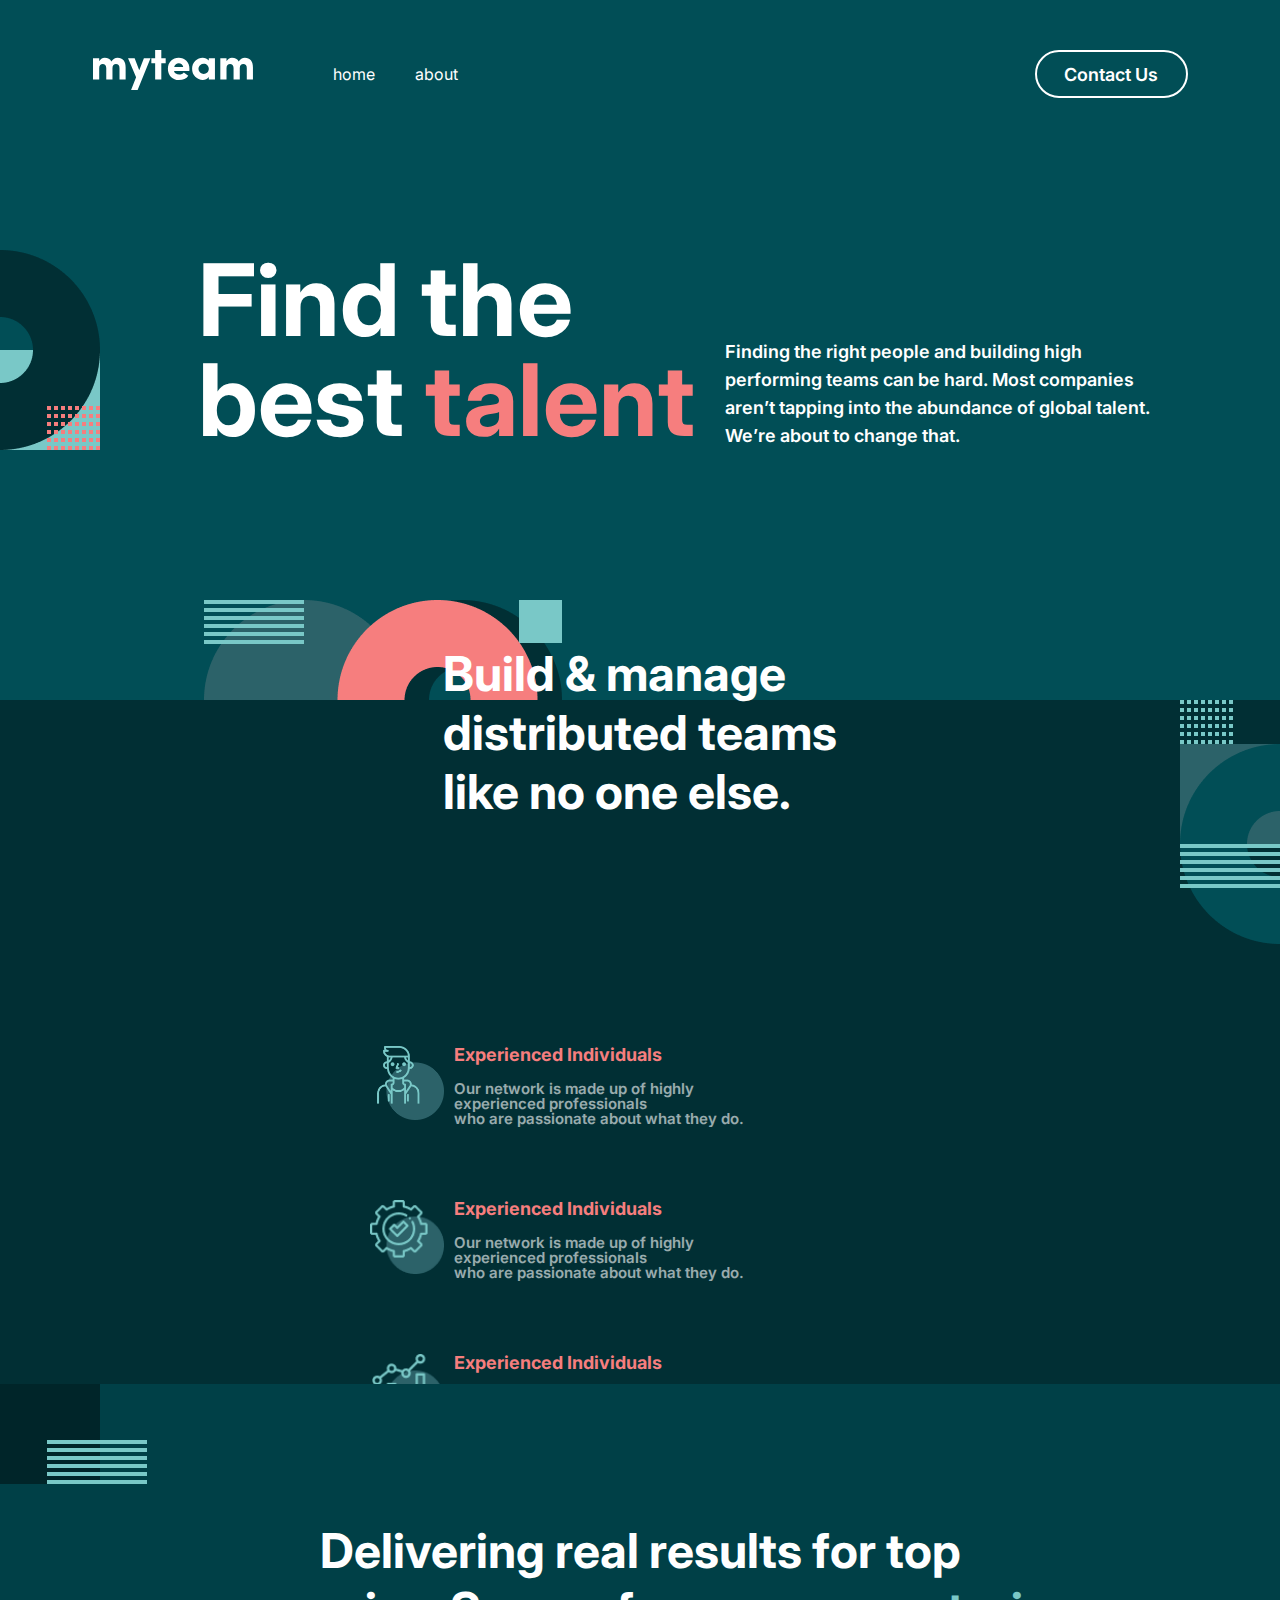
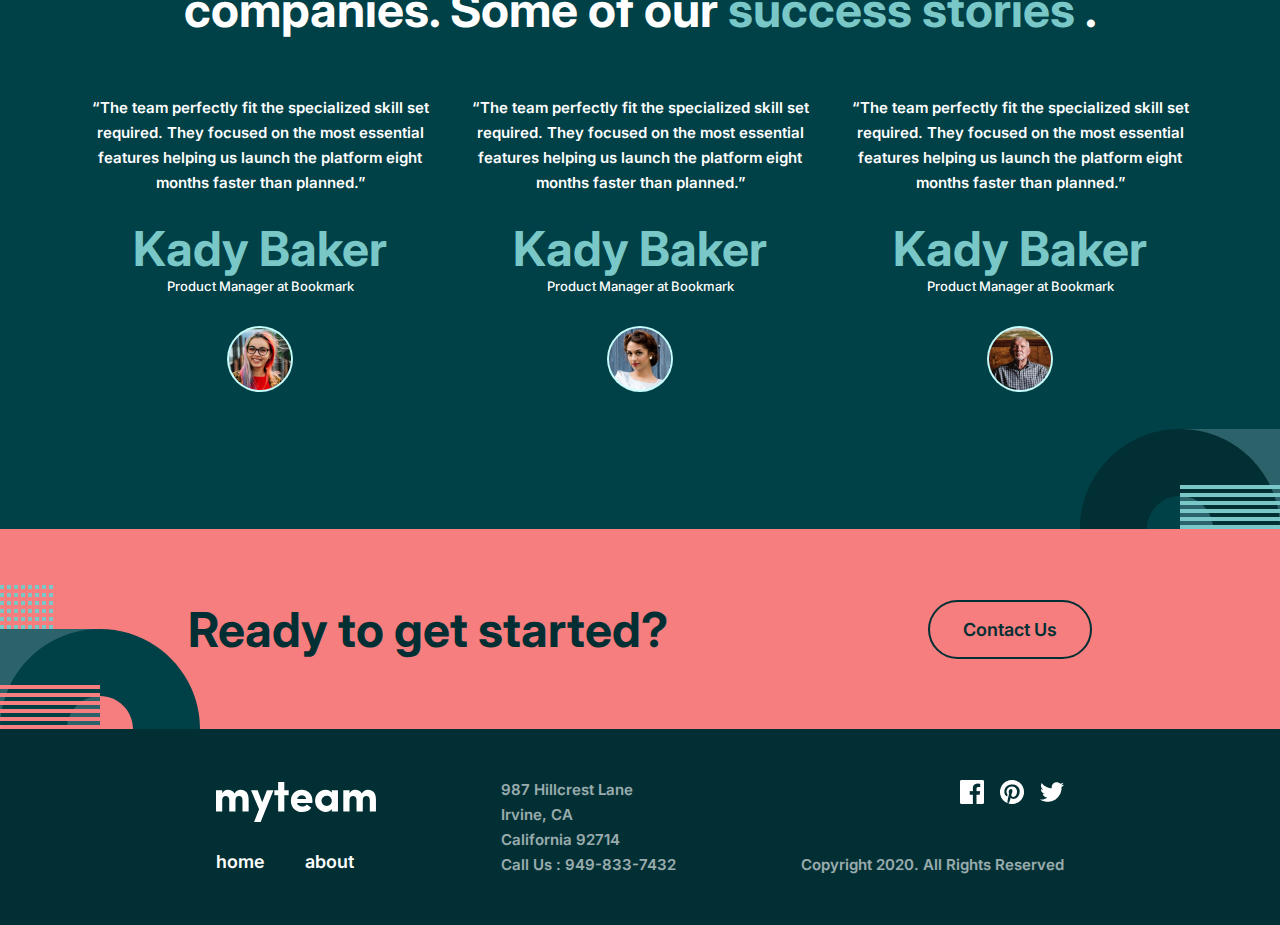
<file: index.html>
<!DOCTYPE html>
<html lang="en">
  <head>
    <meta charset="UTF-8" />
    <meta name="viewport" content="width=device-width, initial-scale=1.0" />
    <title>Home</title>
    <link rel="stylesheet" href="./css/style.min.css" />
  </head>
  <body>
    <header>
      <nav>
        <div class="container">
          <div class="header-position">
            <div class="brand-logo">
              <img src="./images/header-logo.svg" alt="?" />
              <img class="menu" src="./images/menu.svg" alt="?" />
            </div>
            <div class="nav-links">
              <ul class="nav-ul">
                <li>
                  <a href="#">home</a>
                </li>
                <li><a href="./pages/about.html">about</a></li>
              </ul>
              <div class="nav-btn">
                <button class="btn">
                  <a href="./pages/contact.html">Contact Us</a>
                </button>
              </div>
            </div>
          </div>
        </div>
      </nav>
    </header>
    <main>
      <section class="page1">
        <img class="position1" src="./images/position.img1.png" alt="?" />
        <img class="position2" src="./images/position-img2.png" alt="?" />

        <div class="container">
          <div class="page1-info">
            <h1>
              Find the <br />
              best <span>talent</span>
            </h1>

            <p>
              Finding the right people and building high performing teams can be
              hard. Most companies aren’t tapping into the abundance of global
              talent. We’re about to change that.
            </p>
          </div>
        </div>
      </section>
      <section class="page2">
        <div class="container">
          <div class="page2-position">
            <h2>
              Build & manage <br />
              distributed teams <br />
              like no one else.
            </h2>
            <div class="page2-cards">
              <div class="card">
                <div class="card-img">
                  <img src="./images/page2-icon1.png" alt="?" />
                </div>

                <div class="card-info">
                  <h3>Experienced Individuals</h3>
                  <p>
                    Our network is made up of highly experienced professionals
                    <br />
                    who are passionate about what they do.
                  </p>
                </div>
              </div>

              <div class="card">
                <div class="card-img">
                  <img src="./images/page2-icon2.png" alt="?" />
                </div>

                <div class="card-info">
                  <h3>Experienced Individuals</h3>
                  <p>
                    Our network is made up of highly experienced professionals
                    <br />
                    who are passionate about what they do.
                  </p>
                </div>
              </div>

              <div class="card">
                <div class="card-img">
                  <img src="./images/page2-icon3.png" alt="?" />
                </div>

                <div class="card-info">
                  <h3>Experienced Individuals</h3>
                  <p>
                    Our network is made up of highly experienced professionals
                    <br />
                    who are passionate about what they do.
                  </p>
                </div>
              </div>
            </div>
          </div>
          <img class="position3" src="./images/position-img3.png" alt="?" />
        </div>
      </section>

      <section class="page3">
        <div class="container">
          <img class="position4" src="./images/position-img4.png" alt="">
          <div class="page3-position">
            <h2>
              Delivering real results for top <br />
              companies. Some of our <span>success stories</span> .
            </h2>

            <div class="page3-cards">
              <div class="page3-card">
                <p>
                  “The team perfectly fit the specialized skill set required.
                  They focused on the most essential features helping us launch
                  the platform eight months faster than planned.”
                </p>
                <h2>Kady Baker</h2>
                <h3>Product Manager at Bookmark</h3>
                <img src="./images/page3-img1.jpg" alt="?" />
              </div>

              <div class="page3-card">
                <p>
                  “The team perfectly fit the specialized skill set required.
                  They focused on the most essential features helping us launch
                  the platform eight months faster than planned.”
                </p>
                <h2>Kady Baker</h2>
                <h3>Product Manager at Bookmark</h3>
                <img src="./images/page3-img2.jpg" alt="?" />
              </div>

              <div class="page3-card">
                <p>
                  “The team perfectly fit the specialized skill set required.
                  They focused on the most essential features helping us launch
                  the platform eight months faster than planned.”
                </p>
                <h2>Kady Baker</h2>
                <h3>Product Manager at Bookmark</h3>
                <img src="./images/page3-img3.jpg" alt="?" />
              </div>
            </div>
          </div>
        </div>
        <img class="position5" src="./images/position-img5.png" alt="?">
      </section>

      <section class="page4">
        <img class="position6" src="./images/position-img6.svg" alt="?">
        <div class="container">
          <div class="page4-position">
            <h2>Ready to get started?</h2>
            <button>Contact Us</button>
          </div>
        </div>
      </section>
    </main>

    <footer>
      <div class="container2">
        <div class="white">
          <img src="./images/header-logo.svg" alt="?" />
          <ul>
            <li>
              <a href="#">home</a>
            </li>
            <li><a href="#">about</a></li>
          </ul>
        </div>
        <div class="paragraphs">
          <p>
            987 Hillcrest Lane <br />
            Irvine, CA <br />
            California 92714 <br />
            Call Us : 949-833-7432
          </p>
        </div>
        <div class="icons">
          <img src="./images/footer-icon.png" alt="?" />
          <p>Copyright 2020. All Rights Reserved</p>
        </div>
      </div>
    </footer>

   
  </body>
</html>
</file>
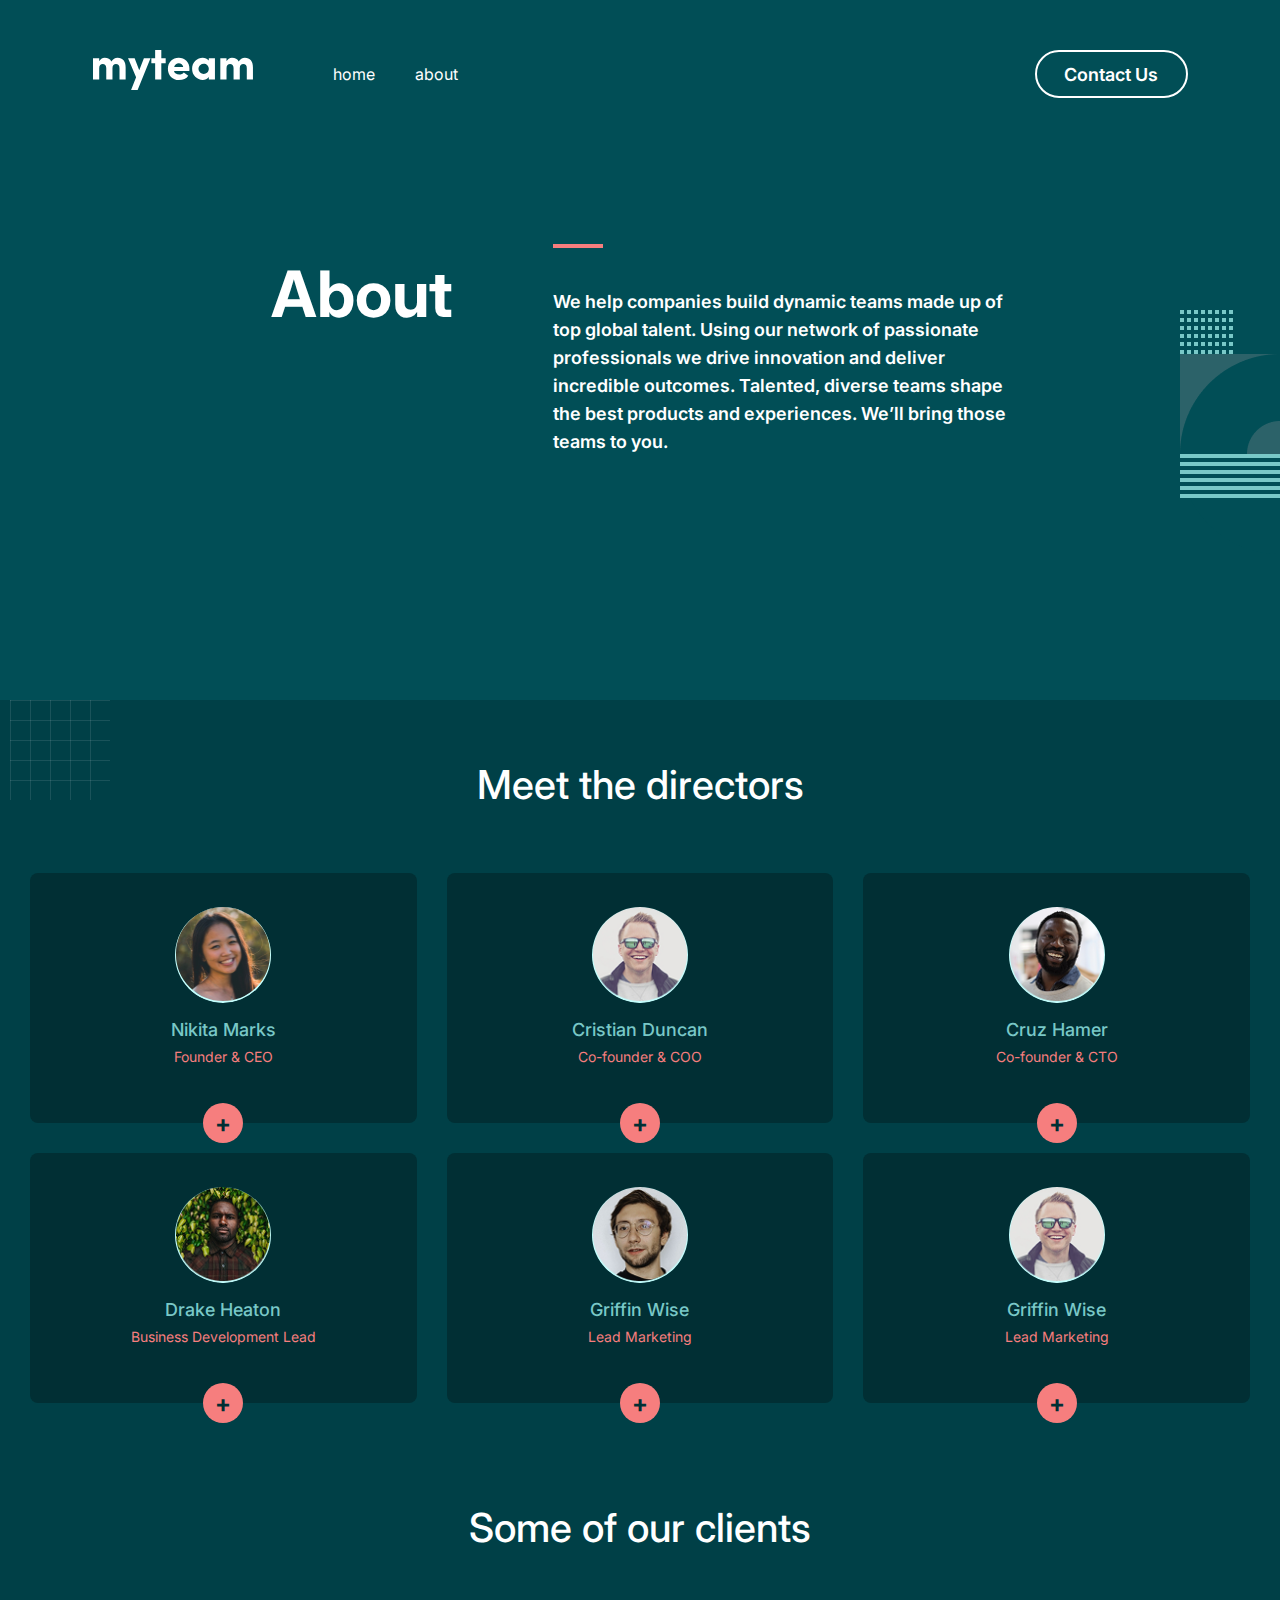
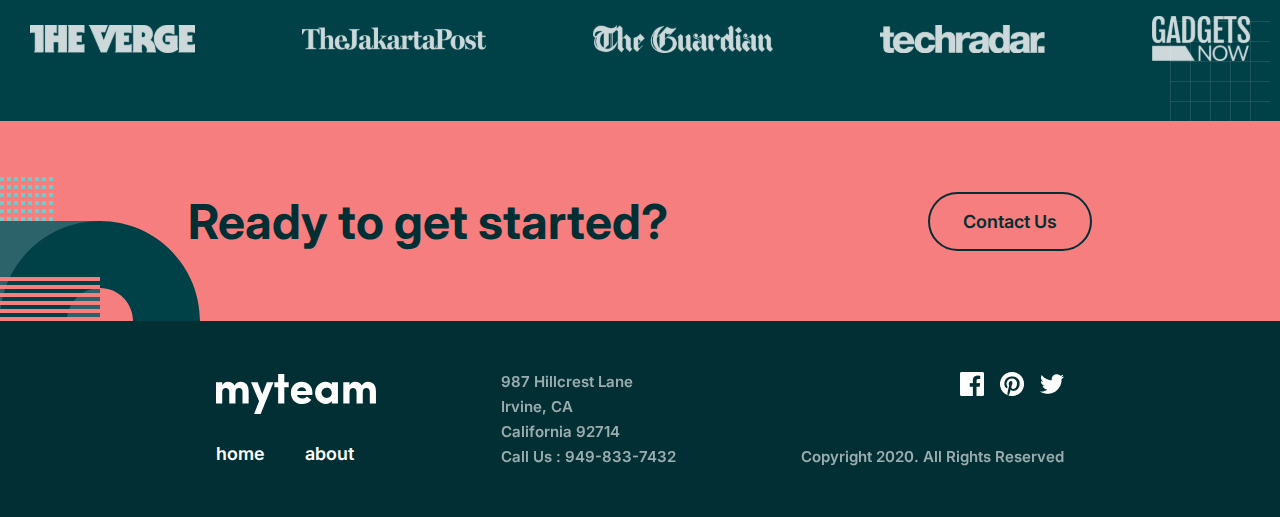
<file: pages/about.html>
<!DOCTYPE html>
<html lang="en">
<head>
    <meta charset="UTF-8">
    <meta name="viewport" content="width=device-width, initial-scale=1.0">
    <title>About</title>
    <link rel="stylesheet" href="../css/style.min.css" />
   <link rel="stylesheet" href="../css/about.min.css">

</head>
<body>


        <header>
            <nav>
                <div class="header-position">
                    <div class="brand-logo">
                        <img src="../images/header-logo.svg" alt="?" />
                        <img class="menu" src="../images/menu.svg" alt="?" />
                    </div>
                    <div class="nav-links">
                        <ul class="nav-ul">
                            <li>
                                <a href="../index.html">home</a>
                            </li>
                            <li><a href="../pages/about.html">about</a></li>
                        </ul>
                        <div class="nav-btn">
                            <button style="text-decoration: none; color: white;" class="btn"><a href="./contact.html">Contact Us</a></button>
                        </div>
                    </div>
                </div>
            </nav>
        </header>


<main>
    
    <div class="relation">
        <img src="../images/position-img3.png" alt="">
    </div>
<section class="page1">
    <div class="page1-info information">
        <h1>
            About
        </h1>
        <div class="divs">
            <div>          </div>
    <p>
        We help companies build dynamic teams made up of top global talent. Using our network of passionate
        professionals we
        drive innovation and deliver incredible outcomes. Talented, diverse teams shape the best products and
        experiences. We’ll
        bring those teams to you.
    </p>
        </div>
       
    </div>
</section>


<div class="page-container container">
    <section class="directors-section">
        <h2 class="section-title">Meet the directors</h2>

        <div class="directors-grid">
            <div class="director-card">
                <img src="../images/about/u1.svg" alt="Nikita Marks" class="director-img">
                <h3 class="director-name">Nikita Marks</h3>
                <p class="director-position">Founder & CEO</p>
                <button class="plus-btn pink">+</button>
            </div>

            <div class="director-card">
                <img src="../images/about/u2.png" alt="Cristian Duncan" class="director-img">
                <h3 class="director-name">Cristian Duncan</h3>
                <p class="director-position">Co-founder & COO</p>
                <button class="plus-btn pink">+</button>
            </div>

            <div class="director-card">
                <img src="../images/about/u3.png" alt="Cruz Hamer" class="director-img">
                <h3 class="director-name">Cruz Hamer</h3>
                <p class="director-position">Co-founder & CTO</p>
                <button class="plus-btn teal">+</button>
            </div>

            <div class="director-card">
                <img src="../images/about/u4.png" alt="Drake Heaton" class="director-img">
                <h3 class="director-name">Drake Heaton</h3>
                <p class="director-position">Business Development Lead</p>
                <button class="plus-btn pink">+</button>
            </div>

            <div class="director-card">
                <img src="../images/about/u5.png" alt="Griffin Wise" class="director-img">
                <h3 class="director-name">Griffin Wise</h3>
                <p class="director-position">Lead Marketing</p>
                <button class="plus-btn pink">+</button>
            </div>

            <div class="director-card">
                <img src="../images/about/u2.png" alt="Griffin Wise" class="director-img">
                <h3 class="director-name">Griffin Wise</h3>
                <p class="director-position">Lead Marketing</p>
                <button class="plus-btn pink">+</button>
            </div>

        </div>
    </section>

    <section class="clients-section">
        <h2 class="section-title">Some of our clients</h2>

        <div class="clients-grid">
            <img src="../images/about/i-1.svg" alt="The Verge" class="client-logo">
            <img src="../images/about/i2.svg" alt="The Jakarta Post" class="client-logo">
            <img src="../images/about/i3.svg" alt="The Guardian" class="client-logo">
            <img src="../images/about/i1.svg" alt="Gadgets Now" class="client-logo">
            <img src="../images/about/i6.svg" alt="TechRadar" class="client-logo">
        </div>
    </section>
</div>

<section class="page4">
    <img class="position6" src="../images/position-img6.svg" alt="?">
    <div class="container">
        <div class="page4-position">
            <h2>Ready to get started?</h2>
            <button>Contact Us</button>
        </div>
    </div>
</section>



</main>
        <footer>
            <div class="container2">
                <div class="white">
                    <img src="../images/header-logo.svg" alt="?" />
                    <ul>
                        <li>
                            <a href="../index.html">home</a>
                        </li>
                        <li><a href="../pages/about.html">about</a></li>
                    </ul>
                </div>
                <div class="paragraphs">
                    <p>
                        987 Hillcrest Lane <br />
                        Irvine, CA <br />
                        California 92714 <br />
                        Call Us : 949-833-7432
                    </p>
                </div>
                <div class="icons">
                    <img src="../images/footer-icon.png" alt="?" />
                    <p>Copyright 2020. All Rights Reserved</p>
                </div>
            </div>
        </footer>
    
</body>
</html>
</file>
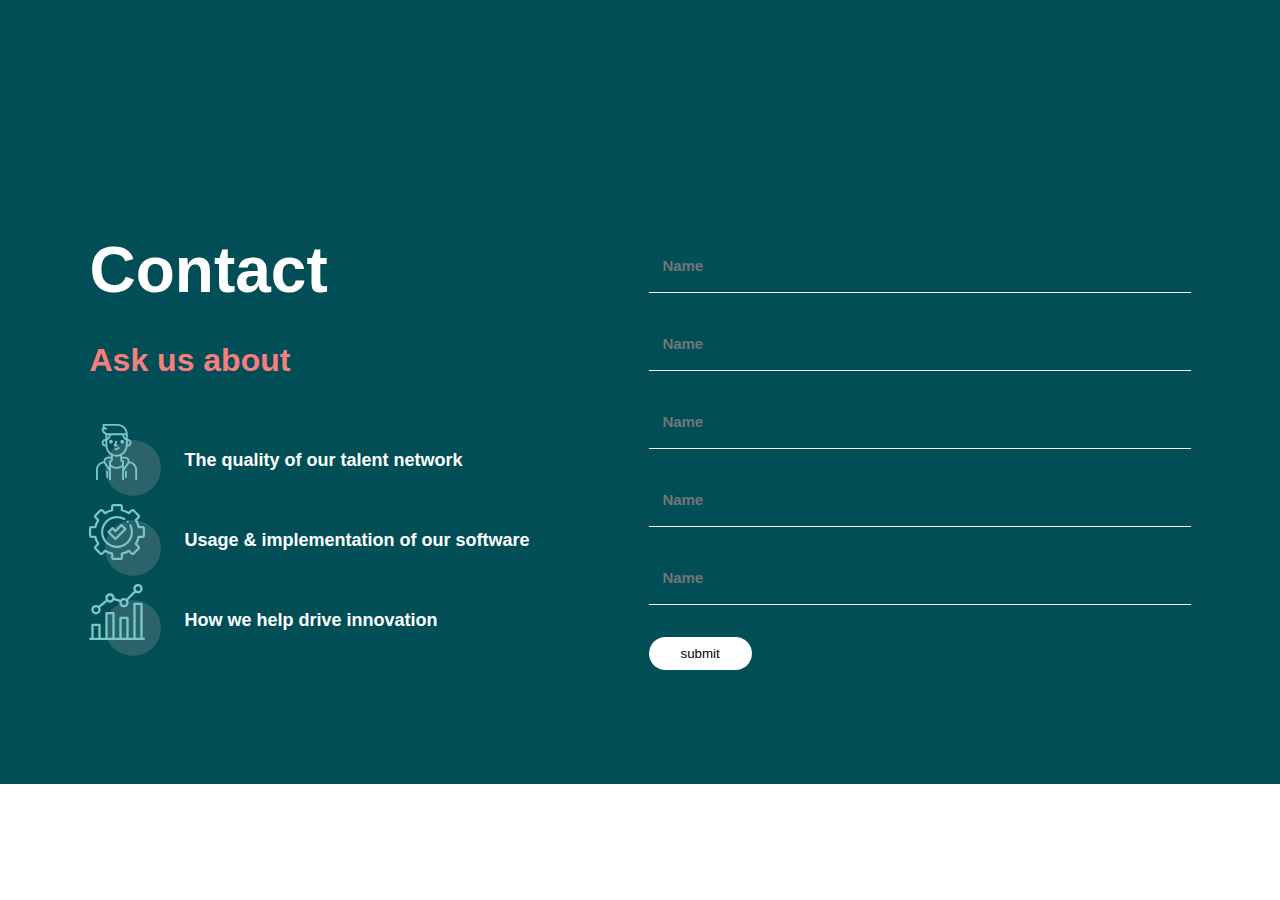
<file: pages/contact.html>
<!DOCTYPE html>
<html lang="en">
  <head>
    <meta charset="UTF-8" />
    <meta name="viewport" content="width=device-width, initial-scale=1.0" />
    <title>contact</title>
    <link rel="stylesheet" href="../css/contact.min.css" />
  </head>
  <body>
    <main>
      <div class="container">
        <div class="text_form">
          <div class="text">
            <h1>Contact</h1>
            <p>Ask us about</p>
            <div class="MINICARDS">
              <div class="miniCArds">
                <img src="../images/miniIMG.svg" alt="No img?" />
                <a href="#">The quality of our talent network</a>
              </div>
              <div class="miniCArds">
                <img src="../images/miniIMG2.svg" alt="No img?" />
                <a href="#">Usage & implementation of our software</a>
              </div>
              <div class="miniCArds">
                <img src="../images/miniIMG3.svg" alt="No img?" />
                <a href="#">How we help drive innovation</a>
              </div>
            </div>
          </div>
          <div class="form">
            <form action="">
              <input type="text" placeholder="Name" required />
              <input type="text" placeholder="Name" required />
              <input type="text" placeholder="Name" required />
              <input type="text" placeholder="Name" required />
              <input type="text" placeholder="Name" required />
              <button class="submit" type="submit">submit</button>
            </form>
          </div>
        </div>
      </div>
    </main>
  </body>
</html>
</file>
<file: css/style.min.css>
@import"https://fonts.googleapis.com/css2?family=Catamaran:wght@100..900&family=Inter:ital,opsz,wght@0,14..32,100..900;1,14..32,100..900&family=Livvic:ital,wght@0,100;0,200;0,300;0,400;0,500;0,600;0,700;0,900;1,100;1,200;1,300;1,400;1,500;1,600;1,700;1,900&family=Mulish:ital,wght@0,200..1000;1,200..1000&family=Poppins:wght@100;200;300;400;500;600;700;800;900&display=swap";*{margin:0;padding:0}*,*::before,*::after{box-sizing:border-box;font-family:"Inter",sans-serif}.container{max-width:1260px;margin:0 auto;max-width:1260px;margin:0 auto;padding:0 20px}.menu{width:40px;height:40px;display:none}nav ul{list-style:none;display:flex;gap:40px}nav ul a{text-decoration:none;color:#fff}nav{position:fixed;padding-top:73px;top:0;width:100%;z-index:10}.header-position{display:flex;align-items:center;gap:80px}.nav-links{display:flex;align-items:center;gap:577px}.btn{text-decoration:none;color:#fff;width:153px;height:48px;display:flex;align-items:center;justify-content:center;border-radius:24px;border:2px solid #fff;outline:none;background-color:rgba(0,0,0,0);font-weight:600;font-size:18px}.position2{position:absolute;bottom:0;right:165px}.page1{width:100%;height:700px;background-color:#014e56;display:flex;align-items:center;justify-content:center;position:relative}.page1-info{display:flex;gap:50px;align-items:flex-end}.page1-info h1{color:#fff;font-weight:700;font-size:100px}.page1-info h1 span{color:#f67e7e;font-weight:700;font-size:100px;line-height:100px}.page1-info p{width:445px;font-weight:600;font-size:18px;color:#fff}.page2{background-color:#012f34;width:100%;height:700px;display:flex;align-items:center;justify-content:center;position:relative}.page2 h2{font-weight:700;font-size:48px;color:#fff}.position3{position:absolute;bottom:0;right:0}.card{width:540px;height:94px;display:flex;gap:23px;align-items:flex-start}.card h3{color:#f67e7e;font-weight:700;font-size:18px}.card p{color:#fff;font-weight:600;font-size:15px;opacity:.6;margin-top:16px}.card img{width:74px;height:74px}.page2-cards{margin-top:32px}.page2-position{display:flex;align-items:flex-start;gap:125px}.page3{position:relative;background-color:#004047;width:100%;height:700px;display:flex;align-items:center;justify-content:center}.page3 h2{font-weight:700;font-size:48px;color:#fff;text-align:center}.page3 h2 span{font-weight:700;font-size:48px;color:#79c8c7}.page3-cards{margin-top:56px;display:flex;gap:30px}.page3-card{width:350px;display:flex;flex-direction:column;align-items:center}.page3-card p{font-weight:600;font-size:15px;line-height:25px;text-align:center;color:#fff}.page3-card h2{margin-top:24px;color:#79c8c7;font-weight:700;font-size:18px;text-align:center}.page3-card h3{font-weight:500;font-size:13px;color:#fff;text-align:center}.page3-card img{border-radius:50%;margin-top:32px}.page3-position{display:flex;flex-direction:column}.position4{position:absolute;top:0;left:0}.position5{position:absolute;bottom:0;right:0}.page4{position:relative;background-color:#f67e7e;width:100%;height:200px;display:flex;align-items:center;justify-content:center}.page4 h2{color:#012f34;font-weight:700;font-size:48px}.page4 button{width:153;height:48;padding:9px 33px;display:flex;align-items:center;justify-content:center;color:#012f34;border-radius:30px;border:2px solid #012f34;outline:none;background-color:rgba(0,0,0,0);font-weight:600;font-size:18px}.page4-position{display:flex;gap:260px}.position6{position:absolute;bottom:0;left:0}footer{padding-top:48px;background-color:#012f34;width:100%;height:196px}footer ul{list-style:none;display:flex;gap:40px;margin-top:25px}footer ul a{text-decoration:none;font-weight:600;font-size:18px;color:#fff}.paragraphs p{font-weight:600;font-size:15px;line-height:25px;color:#fff;opacity:.6}.container2{width:100%;display:flex;justify-content:center;align-items:center;gap:125px}.icons{display:flex;flex-direction:column;align-items:flex-end}.icons p{font-weight:600;font-size:15px;color:#fff;opacity:.6;padding-top:51px}@media(min-width: 360px){nav{padding-top:40px;height:160px;background-color:#014e56}nav .header-position{align-items:flex-start;flex-direction:column;gap:10px}nav .nav-links{gap:20px}nav .nav-links a{text-decoration:none;color:#fff}.page1{height:567px}.page1 .position1{display:none}.page1 .position2{left:0}.page1 .page1-info{flex-wrap:wrap;justify-content:center;gap:18px}.page1 h1{text-align:center;line-height:5px;font-size:40px}.page1 h1 span{font-size:40px}.page1 p{text-align:center;font-size:15px;width:327px}.page2{height:1073px}.page2 .page2-position{flex-wrap:wrap;justify-content:center;gap:10px}.page2 .card{flex-direction:column;align-items:center;text-align:center;gap:10px;margin-top:100px}.page2 .card h3{font-size:18px}.page2 .card p{font-size:15px;width:327px;line-height:15px}.page2 .position3{right:0;top:0}.page2 h2{font-size:32px}.page3{height:1410px}.page3 h2{font-size:32px}.page3 h2 span{font-size:32px}.page3 .page3-cards{flex-wrap:wrap;justify-content:center}.page4{height:302px;gap:20px}.page4 .page4-position{flex-wrap:wrap;gap:20px;justify-content:center}.page4 h2{font-size:32px}footer{height:432px}footer .container2{flex-direction:column;align-items:center;gap:24px}}@media(min-width: 560px){nav{padding-top:50px;width:100%;height:120px;background-color:#014e56}nav .header-position{justify-content:center;flex-direction:row;gap:48px}nav .nav-links{gap:220px}.page1{height:700px}.page1 .position1{display:none}.page1 .position2{left:204px}.page1 .page1-info{flex-wrap:wrap;justify-content:center;gap:18px}.page1 h1{text-align:center;line-height:5px;font-size:64px}.page1 h1 span{font-size:64px}.page1 p{text-align:center;font-size:15px;line-height:28px;width:457px}.page2{padding:0 97px;height:710px;height:1073px}.page2 .page2-position{flex-wrap:wrap;gap:20px}.page2 .card{flex-direction:row;align-items:center;text-align:start;margin-top:60px}.page2 .card h3{font-size:18px}.page2 .card p{font-size:15px;line-height:15px}.page2 .position3{right:0;top:0}.page2 h2{font-size:32px}.page3{height:1199px}.page3 h2{font-size:32px}.page3 h2 span{font-size:32px}.page3 .page3-cards{flex-wrap:wrap;justify-content:center}.page4{height:302px}.page4 .page4-position{flex-wrap:wrap;gap:84px;justify-content:center}.page4 h2{font-size:32px}footer{height:432px}footer .container2{padding:0 39px;flex-direction:row;flex-wrap:wrap;align-items:center;justify-content:center;gap:150px}}@media(min-width: 920px){nav{padding-top:50px;width:100%;height:120px;background-color:#014e56}nav .header-position{justify-content:center;flex-direction:row;gap:80px}nav .nav-links{gap:577px}.page1{height:700px}.page1 .position1{display:flex}.page1 .position2{right:0}.page1 .page1-info{flex-wrap:wrap;justify-content:center;gap:30px}.page1 h1{text-align:start;line-height:100px;font-size:100px}.page1 h1 span{font-size:100px}.page1 p{text-align:start;font-size:18px;line-height:28px;width:457px}.page2{height:684px}.page2 h2{font-size:48px}.page2 .page2-position{flex-wrap:row;gap:125px}.page2 .card{flex-direction:row;align-items:center;text-align:start;margin-top:60px}.page2 .card h3{font-size:18px}.page2 .card p{font-size:15px;line-height:15px}.page2 .position3{right:0;top:0}.page3{height:745px}.page3 h2{font-size:48px}.page3 h2 span{font-size:48px}.page3 .page3-cards{flex-direction:row;gap:30px;justify-content:center}.page4{height:200px}.page4 .page4-position{flex-wrap:wrap;gap:260px;justify-content:center}.page4 h2{font-size:48px}footer{height:196px}footer .container2{flex-direction:row;flex-wrap:wrap;align-items:center;justify-content:center;gap:125px}}
</file>
<file: css/about.min.css>
main{background-color:#004047;position:relative}.relation{position:absolute;right:0;z-index:1;top:310px}.page1 .information{gap:100px;display:flex;justify-content:space-between;flex-wrap:wrap;align-items:start}.page1 .information h1{font-weight:700;font-size:64px}.page1 .information .divs div{margin-bottom:40px;width:50px;height:4px;background-color:#f67e7e}.page-container{margin:0 auto;padding:60px 20px;position:relative;background-color:#004047}.page-container::before,.page-container::after{content:"";position:absolute;width:100px;height:100px;background-image:linear-gradient(to right, rgba(255, 255, 255, 0.1) 1px, transparent 1px),linear-gradient(to bottom, rgba(255, 255, 255, 0.1) 1px, transparent 1px);background-size:20px 20px;z-index:0}.page-container::before{top:0;left:0}.page-container::after{bottom:0;right:0}@media(max-width: 768px){.page-container{padding:40px 20px}}@media(max-width: 576px){.page-container{padding:30px 15px}}.section-title{color:#fff;font-size:40px;text-align:center;margin-bottom:64px;font-weight:500;position:relative}@media(max-width: 768px){.section-title{font-size:32px;margin-bottom:48px}}@media(max-width: 576px){.section-title{font-size:28px;margin-bottom:40px}}.directors-section{margin-bottom:100px;position:relative}@media(max-width: 768px){.directors-section{margin-bottom:80px}}@media(max-width: 576px){.directors-section{margin-bottom:60px}}.directors-grid{display:grid;grid-template-columns:repeat(3, 1fr);gap:30px}@media(max-width: 992px){.directors-grid{grid-template-columns:repeat(2, 1fr)}}@media(max-width: 576px){.directors-grid{grid-template-columns:1fr;gap:48px}}.director-card{background-color:#012f34;border-radius:8px;padding:32px 24px;text-align:center;position:relative;height:250px;display:flex;flex-direction:column;align-items:center;justify-content:center;transition:transform .3s ease}.director-card:hover{transform:translateY(-5px)}.director-card .director-img{width:96px;height:96px;border-radius:50%;margin-bottom:16px;-o-object-fit:cover;object-fit:cover}.director-card .director-name{font-size:18px;margin-bottom:8px;font-weight:500;color:#79c8c7}.director-card .director-position{font-size:14px;color:#f67e7e;margin-bottom:24px}.director-card.expanded{background-color:#79c8c7;color:#012f34}.director-card.expanded .director-name{color:#012f34;margin-bottom:16px}.director-card.expanded .director-quote{margin:0 0 24px;font-size:15px;line-height:1.6;max-width:90%}.director-card.expanded .social-links{display:flex;gap:16px;margin-bottom:20px}.director-card.expanded .social-links .social-link{color:#012f34;text-decoration:none;font-size:20px;transition:color .2s ease}.director-card.expanded .social-links .social-link:hover{color:#004047}.director-card.expanded .plus-btn{background-color:#f67e7e;transform:translateX(-50%) rotate(45deg)}.director-card.expanded .plus-btn:hover{background-color:#012f34;color:#fff}.director-card .plus-btn{width:40px;height:40px;border-radius:50%;display:flex;justify-content:center;align-items:center;border:none;position:absolute;bottom:-20px;left:50%;transform:translateX(-50%);font-size:24px;font-weight:bold;cursor:pointer;transition:all .3s ease;z-index:2}.director-card .plus-btn.pink{background-color:#f67e7e;color:#012f34}.director-card .plus-btn.pink:hover{background-color:#fff}.director-card .plus-btn.teal{background-color:#f67e7e;color:#012f34}.director-card .plus-btn.teal:hover{background-color:#fff}@media(max-width: 576px){.director-card{height:220px;padding:24px 20px}.director-card .director-img{width:80px;height:80px;border-radius:50%}}.clients-section{margin-top:80px;position:relative;z-index:1}@media(max-width: 768px){.clients-section{margin-top:60px}}.clients-grid{display:flex;justify-content:space-between;align-items:center;flex-wrap:wrap}.clients-grid .client-logo{filter:brightness(0) invert(1);max-width:100%;height:auto;opacity:.8;transition:opacity .3s ease}.clients-grid .client-logo:hover{opacity:1}@media(max-width: 992px){.clients-grid{gap:30px;justify-content:center}.clients-grid .client-logo{flex:0 0 30%;text-align:center;margin-bottom:20px}}@media(max-width: 576px){.clients-grid{flex-direction:column;gap:40px;align-items:center}.clients-grid .client-logo{flex:0 0 auto;max-width:70%}}@keyframes fadeIn{from{opacity:0;transform:translateY(20px)}to{opacity:1;transform:translateY(0)}}.directors-grid,.clients-grid{animation:fadeIn .8s ease-out forwards}.plus-btn:focus,.social-link:focus{outline:2px solid #fff;outline-offset:2px}@media print{body{background-color:#fff;color:#000}.director-card{background-color:#f0f0f0;color:#000;-moz-column-break-inside:avoid;break-inside:avoid}.plus-btn{display:none}}
</file>
<file: css/contact.min.css>
*{margin:0;padding:0;box-sizing:border-box}.container{max-width:1260px;margin:0 auto;padding:0 20px}html,body{font-family:sans-serif}main{background-color:#014e56}.text_form{padding-top:100px;background-color:#014e56;display:flex;align-items:center;justify-content:space-between}@media(max-width: 1063px){.text_form{flex-wrap:wrap}}.text_form .text{padding:120px 0;margin:0 auto}.text_form .text h1{font-weight:700;font-size:64px;line-height:100px;letter-spacing:0px;color:#fff}.text_form .text p{font-weight:700;font-size:32px;line-height:48px;letter-spacing:0px;color:#f67e7e;padding:16px 0 32px}.text_form .text .MINICARDS .miniCArds{display:flex;align-items:center;gap:23px;margin:8px 0}.text_form .text .MINICARDS .miniCArds a{font-weight:700;font-size:18px;line-height:28px;letter-spacing:0px;color:#fff;text-decoration:none}.text_form .text .MINICARDS .miniCArds a:hover{text-decoration:underline;cursor:pointer}.text_form .form{margin:0 auto}.text_form .form form{max-width:542px;display:block;justify-content:center}.text_form .form form input{width:100%;margin-top:24px;padding:14px;background-color:#014e56;border:none;color:#fff;border-bottom:1px solid #fff;font-weight:600;font-size:15px;line-height:25px;letter-spacing:-0.12px}.text_form .form form input:focus{outline:none}.text_form .form form .submit{margin-top:32px;padding:9px 32px;background-color:#fff;border:none;border-radius:24px;cursor:pointer;transition:all ease-in-out .2s}.text_form .form form .submit:hover{background-color:#002f3a;color:#fff;border:none;text-decoration:none}.container2{display:flex;gap:125px;justify-content:center;align-items:center}/*# sourceMappingURL=contact.min.css.map */
</file>
